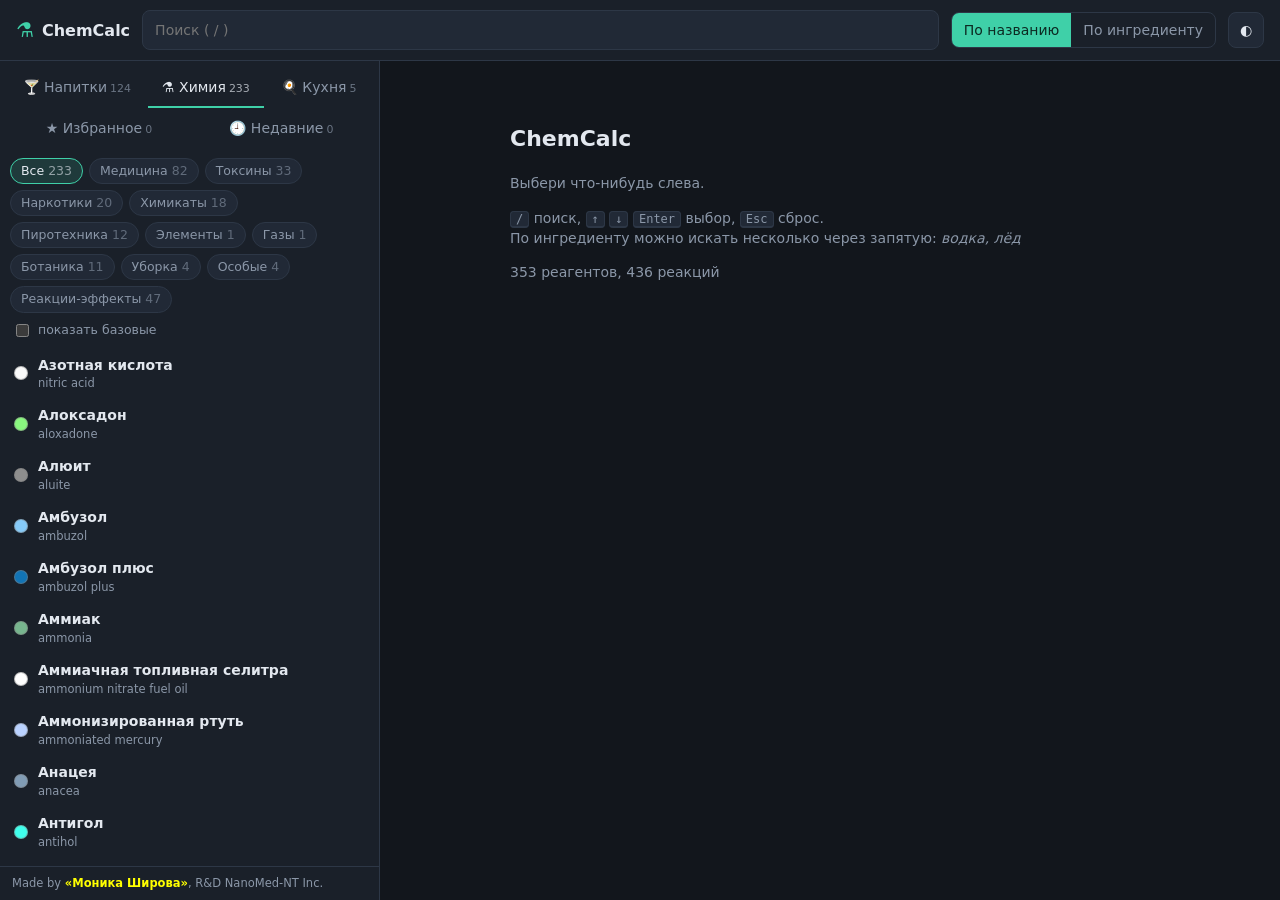
<file: app/index.html>
<!doctype html>
<html lang="ru">
<head>
<meta charset="utf-8">
<meta name="viewport" content="width=device-width, initial-scale=1">
<title>Kinar's ChemCalc</title>
<link rel="stylesheet" href="style.css">
</head>
<body>
<header class="top">
  <div class="brand"><span class="logo">⚗</span><b>ChemCalc</b></div>
  <div class="search">
    <input id="q" type="search" autocomplete="off" spellcheck="false"
           placeholder="Поиск ( / )">
  </div>
  <div class="seg" id="mode" title="Как искать">
    <button data-mode="name">По названию</button>
    <button data-mode="ingr" title="Через запятую: водка, лёд">По ингредиенту</button>
  </div>
  <button class="icon-btn" id="theme" title="Сменить тему">◐</button>
</header>

<main>
  <aside class="side">
    <nav class="tabs" id="tabs"></nav>
    <div class="chips" id="subs"></div>
    <label class="opt"><input type="checkbox" id="showBase"> показать базовые</label>
    <ul class="list" id="list"></ul>
    <div class="foot" id="foot"></div>
  </aside>
  <section class="detail" id="detail"></section>
</main>

<div class="toast" id="toast"></div>

<script src="data.js"></script>
<script>
(function () {
  var REMOTE = "https://kinar7.github.io/ChemCalc/data.js";
  var local = window.CHEM_DATA;
  var started = false;

  function start() {
    if (started) return;
    started = true;
    var d = window.CHEM_DATA;
    if (local && (!d || !d.generated || d.generated < local.generated)) window.CHEM_DATA = local;
    var s = document.createElement("script");
    s.src = "app.js";
    document.body.appendChild(s);
  }

  if (location.protocol !== "file:") return start();
  var r = document.createElement("script");
  r.src = REMOTE + "?t=" + Date.now();
  r.onload = r.onerror = start;
  setTimeout(start, 3000);
  document.head.appendChild(r);
})();
</script>
</body>
</html>
</file>
<file: app/style.css>
/* SPDX-License-Identifier: MIT */

:root {
  --bg: #12161c;
  --panel: #1a2029;
  --panel2: #212936;
  --line: #2d3746;
  --text: #e3e8ef;
  --muted: #8b97a8;
  --accent: #3fd0a8;
  --accent-ink: #0c2a22;
  --accent-soft: rgba(63, 208, 168, .14);
  --warn: #f2b84b;
  --danger: #ff6b6b;
  --link: #7cc4ff;
  --shadow: 0 6px 24px rgba(0, 0, 0, .35);
  --radius: 10px;
  color-scheme: dark;
}

:root[data-theme="light"] {
  --bg: #eef1f5;
  --panel: #ffffff;
  --panel2: #f4f6f9;
  --line: #dbe1e8;
  --text: #1b2430;
  --muted: #637083;
  --accent: #10997a;
  --accent-ink: #ffffff;
  --accent-soft: rgba(16, 153, 122, .12);
  --warn: #b77700;
  --danger: #d63c3c;
  --link: #1f6fc4;
  --shadow: 0 6px 24px rgba(20, 30, 45, .12);
  color-scheme: light;
}

* { box-sizing: border-box; }

html, body { height: 100%; }

body {
  margin: 0;
  background: var(--bg);
  color: var(--text);
  font: 14px/1.45 "Segoe UI", system-ui, -apple-system, Roboto, sans-serif;
  display: flex;
  flex-direction: column;
}

button, input, select { font: inherit; color: inherit; }

button { cursor: pointer; }

.top {
  display: flex;
  align-items: center;
  gap: 12px;
  padding: 10px 16px;
  background: var(--panel);
  border-bottom: 1px solid var(--line);
  flex-wrap: wrap;
}

.brand { display: flex; align-items: center; gap: 8px; font-size: 16px; white-space: nowrap; }
.logo { font-size: 20px; color: var(--accent); }

.search { flex: 1 1 320px; position: relative; }
.search input {
  width: 100%;
  padding: 9px 12px;
  border-radius: 8px;
  border: 1px solid var(--line);
  background: var(--panel2);
  outline: none;
}
.search input:focus { border-color: var(--accent); box-shadow: 0 0 0 3px var(--accent-soft); }

.seg { display: flex; border: 1px solid var(--line); border-radius: 8px; overflow: hidden; }
.seg button { border: 0; background: transparent; padding: 7px 12px; color: var(--muted); }
.seg button.on { background: var(--accent); color: var(--accent-ink); }

.icon-btn {
  border: 1px solid var(--line);
  background: var(--panel2);
  border-radius: 8px;
  width: 36px; height: 36px;
}

main {
  flex: 1;
  display: grid;
  grid-template-columns: minmax(300px, 380px) 1fr;
  min-height: 0;
}

.side {
  border-right: 1px solid var(--line);
  background: var(--panel);
  display: flex;
  flex-direction: column;
  min-height: 0;
}

.tabs { display: flex; padding: 8px 8px 0; gap: 2px; flex-wrap: wrap; }
.tabs button {
  flex: 1 1 auto;
  border: 0;
  background: transparent;
  padding: 8px 6px;
  border-bottom: 2px solid transparent;
  color: var(--muted);
  white-space: nowrap;
}
.tabs button.on { color: var(--text); border-bottom-color: var(--accent); }
.tabs .n { font-size: 11px; opacity: .7; margin-left: 3px; }

.chips { display: flex; flex-wrap: wrap; gap: 6px; padding: 10px 10px 4px; }
.chips:empty { display: none; }
.chip {
  border: 1px solid var(--line);
  background: var(--panel2);
  border-radius: 999px;
  padding: 3px 10px;
  font-size: 12.5px;
  color: var(--muted);
}
.chip.on { background: var(--accent-soft); border-color: var(--accent); color: var(--text); }
.chip .n { opacity: .6; margin-left: 4px; }

.opt { display: flex; gap: 6px; align-items: center; padding: 4px 12px 8px; color: var(--muted); font-size: 12.5px; }

.list { list-style: none; margin: 0; padding: 0 6px 10px; overflow-y: auto; flex: 1; }
.list .hint { padding: 6px 8px; color: var(--muted); font-size: 12px; }
.row {
  display: flex;
  align-items: center;
  gap: 10px;
  padding: 7px 8px;
  border-radius: 8px;
  cursor: pointer;
}
.row:hover, .row.cur { background: var(--panel2); }
.row.sel { background: var(--accent-soft); box-shadow: inset 3px 0 0 var(--accent); }
.row .t { flex: 1; min-width: 0; display: flex; flex-direction: column; }
.row .t b { font-weight: 600; overflow: hidden; text-overflow: ellipsis; white-space: nowrap; }
.row .t small { color: var(--muted); font-size: 11.5px; overflow: hidden; text-overflow: ellipsis; white-space: nowrap; }
.row .meta { font-size: 11px; color: var(--muted); white-space: nowrap; }
.row .star { color: var(--warn); }
.empty { padding: 30px 10px; text-align: center; color: var(--muted); }

.dot {
  width: 14px; height: 14px;
  border-radius: 50%;
  background: var(--c, #888);
  border: 1px solid rgba(127, 127, 127, .5);
  flex: none;
}

.foot { padding: 8px 12px; font-size: 11.5px; color: var(--muted); border-top: 1px solid var(--line); }
.foot .author { color: rgb(255, 255, 0); font-weight: 600; }

.detail { overflow-y: auto; padding: 22px 28px 60px; min-width: 0; }

.welcome { max-width: 640px; margin: 40px auto; color: var(--muted); }
.welcome h1 { color: var(--text); font-size: 22px; }
.welcome kbd, .kbd {
  border: 1px solid var(--line);
  border-bottom-width: 2px;
  border-radius: 4px;
  padding: 0 5px;
  font-size: 12px;
  background: var(--panel2);
}

.head { display: flex; gap: 16px; align-items: flex-start; }
.swatch {
  width: 54px; height: 54px;
  border-radius: 12px;
  background: var(--c, #888);
  border: 1px solid rgba(127, 127, 127, .5);
  flex: none;
  box-shadow: inset 0 -12px 18px rgba(0, 0, 0, .18);
}
.head h1 { margin: 0; font-size: 24px; line-height: 1.2; }
.head .sub { color: var(--muted); margin-top: 3px; display: flex; gap: 8px; flex-wrap: wrap; align-items: center; }
.head .grow { flex: 1; min-width: 0; }
.head-actions { display: flex; gap: 6px; }

.btn {
  border: 1px solid var(--line);
  background: var(--panel2);
  border-radius: 8px;
  padding: 6px 12px;
}
.btn:hover { border-color: var(--accent); }
.btn.on { color: var(--warn); border-color: var(--warn); }
.btn.small { padding: 2px 8px; font-size: 12px; }

.tag {
  display: inline-block;
  font-size: 11.5px;
  padding: 1px 8px;
  border-radius: 999px;
  background: var(--panel2);
  border: 1px solid var(--line);
  color: var(--muted);
}
.tag.ok { color: var(--accent); border-color: var(--accent); }
.tag.warn { color: var(--warn); border-color: var(--warn); }
.tag.danger { color: var(--danger); border-color: var(--danger); }

.desc { margin: 14px 0 0; color: var(--muted); max-width: 820px; }

h2 { font-size: 15px; margin: 26px 0 10px; text-transform: uppercase; letter-spacing: .05em; color: var(--muted); }

.recipes { display: flex; flex-wrap: wrap; gap: 6px; }
.recipes button {
  border: 1px solid var(--line);
  background: var(--panel);
  border-radius: 8px;
  padding: 6px 10px;
  text-align: left;
  max-width: 100%;
}
.recipes button.on { border-color: var(--accent); background: var(--accent-soft); }
.recipes button small { display: block; color: var(--muted); font-size: 11.5px; }

.amount {
  display: flex;
  align-items: center;
  gap: 10px;
  flex-wrap: wrap;
  margin-top: 14px;
  padding: 10px 12px;
  background: var(--panel);
  border: 1px solid var(--line);
  border-radius: var(--radius);
}
.amount input[type="number"] {
  width: 90px;
  padding: 6px 8px;
  border-radius: 6px;
  border: 1px solid var(--line);
  background: var(--panel2);
  font-weight: 600;
}
.amount .presets { display: flex; gap: 4px; flex-wrap: wrap; }
.amount .spacer { flex: 1; }

.plan { display: grid; grid-template-columns: minmax(260px, 340px) 1fr; gap: 16px; margin-top: 16px; align-items: start; }

.card {
  background: var(--panel);
  border: 1px solid var(--line);
  border-radius: var(--radius);
  padding: 14px;
}
.card h3 { margin: 0 0 10px; font-size: 14px; }

.need { position: sticky; top: 0; }
.need ul { list-style: none; margin: 0; padding: 0; }
.need li { display: flex; gap: 8px; align-items: flex-start; padding: 6px 0; border-top: 1px dashed var(--line); }
.need li:first-child { border-top: 0; }
.need .amt { font-weight: 700; min-width: 54px; text-align: right; font-variant-numeric: tabular-nums; }
.need .what { flex: 1; min-width: 0; }
.need .src { display: block; font-size: 11.5px; color: var(--muted); }
.need .total { margin-top: 10px; padding-top: 8px; border-top: 1px solid var(--line); color: var(--muted); font-size: 12.5px; }

.steps { list-style: none; margin: 0; padding: 0; display: flex; flex-direction: column; gap: 10px; }
.step { display: flex; gap: 12px; }
.step .num {
  flex: none;
  width: 30px; height: 30px;
  border-radius: 50%;
  background: var(--accent);
  color: var(--accent-ink);
  display: grid;
  place-items: center;
  font-weight: 700;
}
.step.final .num { background: var(--warn); }
.step .body { flex: 1; min-width: 0; }
.st-title { font-weight: 600; margin-bottom: 6px; }
.st-title .amt { color: var(--accent); }
.st-tools { display: flex; gap: 8px; flex-wrap: wrap; align-items: center; margin-bottom: 8px; font-size: 12.5px; color: var(--muted); }
.st-tools select {
  max-width: 100%;
  padding: 3px 6px;
  border-radius: 6px;
  border: 1px solid var(--line);
  background: var(--panel2);
}

.formula { display: flex; flex-wrap: wrap; gap: 6px; align-items: center; }
.formula .op { color: var(--muted); font-weight: 700; }
.ing {
  display: inline-flex;
  align-items: center;
  gap: 6px;
  padding: 4px 9px;
  border-radius: 8px;
  background: var(--panel2);
  border: 1px solid var(--line);
  cursor: pointer;
}
.ing:hover { border-color: var(--accent); }
.ing .q { font-weight: 700; font-variant-numeric: tabular-nums; }
.ing .from { font-size: 11px; color: var(--accent); }
.ing.cat { border-style: dashed; }
.ing.main { border-color: var(--accent); }
.ing .dot { width: 10px; height: 10px; }

.cond { display: flex; flex-wrap: wrap; gap: 6px; margin-top: 8px; }
.cond span {
  font-size: 12.5px;
  padding: 2px 9px;
  border-radius: 6px;
  background: var(--accent-soft);
}
.cond .warn { background: rgba(242, 184, 75, .16); color: var(--warn); }
.cond .danger { background: rgba(255, 107, 107, .16); color: var(--danger); }

.note { font-size: 12.5px; color: var(--muted); margin-top: 10px; }

.sources { display: grid; grid-template-columns: repeat(auto-fill, minmax(230px, 1fr)); gap: 6px; }
.sources div { padding: 6px 10px; background: var(--panel); border: 1px solid var(--line); border-radius: 8px; font-size: 13px; }
.sources small { color: var(--muted); }

.uses { display: flex; flex-wrap: wrap; gap: 6px; }

.link { color: var(--link); cursor: pointer; text-decoration: none; }
.link:hover { text-decoration: underline; }

.toast {
  position: fixed;
  left: 50%;
  bottom: 24px;
  transform: translateX(-50%) translateY(20px);
  background: var(--accent);
  color: var(--accent-ink);
  padding: 8px 16px;
  border-radius: 8px;
  box-shadow: var(--shadow);
  opacity: 0;
  pointer-events: none;
  transition: .2s;
}
.toast.show { opacity: 1; transform: translateX(-50%); }

.nodata { margin: 60px auto; max-width: 520px; padding: 0 16px; }

@media (max-width: 1100px) {
  .plan { grid-template-columns: 1fr; }
  .need { position: static; }
}

@media (max-width: 760px) {
  main { grid-template-columns: 1fr; grid-template-rows: auto 1fr; }
  .side { border-right: 0; border-bottom: 1px solid var(--line); max-height: 45vh; }
  .detail { padding: 16px; }
  .seg button { padding: 6px 8px; }
}

.opt-inline { display: inline-flex; gap: 5px; align-items: center; font-size: 12.5px; color: var(--muted); }
</file>
